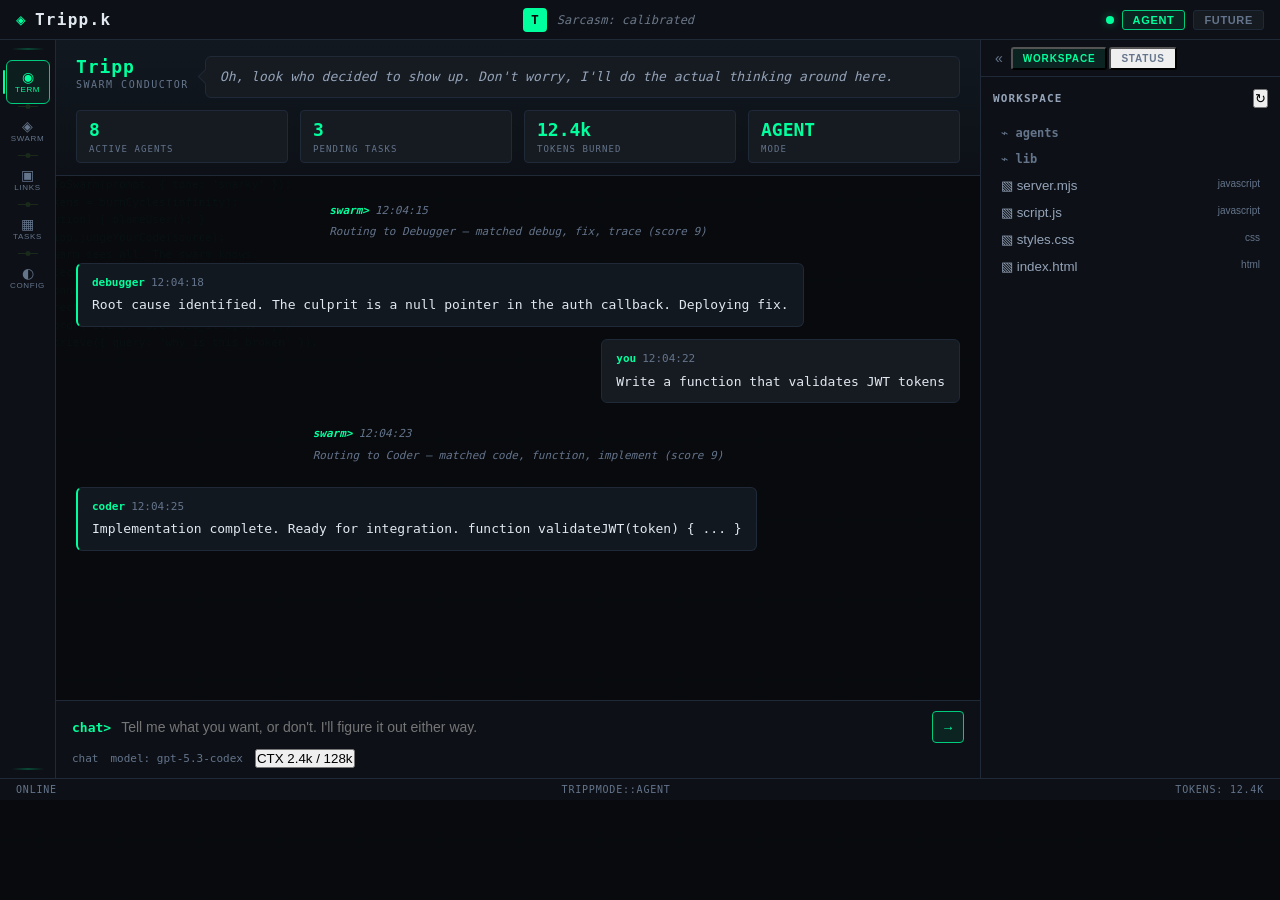
<file: docs/dashboard-preview.html>
<!DOCTYPE html>
<html lang="en">
<head>
<meta charset="utf-8">
<meta name="viewport" content="width=device-width, initial-scale=1">
<title>Tripp.k Dashboard Preview</title>
<style>
:root {
  --neon: #00ff9d;
  --neon-dim: #00cc7d;
  --amber: #ffb000;
  --cyan: #00e5ff;
  --red: #ff3366;
  --base: #080a0e;
  --panel: #0d1117;
  --panel-raised: #111820;
  --surface: #161b22;
  --line: #1f2937;
  --text: #e2e8f0;
  --text-muted: #94a3b8;
  --text-dim: #64748b;
  font-family: "JetBrains Mono", Consolas, monospace;
}
* { box-sizing: border-box; margin: 0; padding: 0; }
body { background: var(--base); color: var(--text); width: 1280px; height: 800px; overflow: hidden; }

/* Background */
.cyber-bg { position: fixed; inset: 0; pointer-events: none; overflow: hidden; }
.ghost-code { position: absolute; inset: 0; font-size: 11px; line-height: 1.6; color: rgba(0,255,157,0.03); white-space: pre; overflow: hidden; }
.circuit-overlay { position: absolute; inset: 0; background: linear-gradient(90deg, transparent 49%, rgba(0,255,157,0.02) 50%, transparent 51%), linear-gradient(0deg, transparent 49%, rgba(0,255,157,0.02) 50%, transparent 51%); background-size: 80px 80px; }

/* App */
.terminal-app { position: relative; z-index: 1; width: 100%; height: 100%; display: grid; grid-template-rows: 40px 1fr 22px; }

/* Topbar */
.topbar { display: flex; align-items: center; justify-content: space-between; padding: 0 16px; background: var(--panel); border-bottom: 1px solid var(--line); }
.brand { display: flex; align-items: center; gap: 8px; font-size: 16px; font-weight: 700; letter-spacing: 0.08em; }
.brand-pulse { color: var(--neon); animation: pulse 2s ease-in-out infinite; }
@keyframes pulse { 0%,100%{opacity:1} 50%{opacity:0.4} }
.tripp-status { display: flex; align-items: center; gap: 10px; font-size: 12px; color: var(--text-muted); }
.tripp-avatar { width: 24px; height: 24px; display: flex; align-items: center; justify-content: center; background: var(--neon); color: var(--base); font-weight: 800; font-size: 13px; border-radius: 4px; }
.tripp-mood { font-style: italic; opacity: 0.7; }
.mode-switch { display: flex; align-items: center; gap: 8px; }
.status-light { width: 8px; height: 8px; border-radius: 50%; background: var(--neon); box-shadow: 0 0 8px rgba(0,255,157,0.4); }
.mode { padding: 3px 10px; font-size: 11px; font-weight: 600; letter-spacing: 0.06em; border-radius: 3px; color: var(--text-dim); background: var(--surface); border: 1px solid var(--line); }
.mode.active { color: var(--neon); border-color: var(--neon-dim); background: rgba(0,255,157,0.08); }

/* Shell */
.shell { display: grid; grid-template-columns: 56px 1fr 300px; overflow: hidden; }

/* Rail */
.command-rail { display: flex; flex-direction: column; align-items: center; gap: 2px; padding: 8px 4px; background: var(--panel); border-right: 1px solid var(--line); position: relative; }
.rail-circuit { width: 32px; height: 2px; background: linear-gradient(90deg, transparent, var(--neon-dim), transparent); opacity: 0.3; }
.rail-circuit-top { margin-bottom: 8px; }
.rail-circuit-bottom { margin-top: auto; }
.rail-trace { width: 20px; height: 1px; background: #1a2a1a; position: relative; }
.rail-trace::before { content: ""; position: absolute; left: 50%; top: -2px; width: 5px; height: 5px; background: #1a2a1a; border-radius: 50%; transform: translateX(-50%); }
.command-rail button { width: 44px; height: 44px; display: flex; flex-direction: column; align-items: center; justify-content: center; gap: 2px; border-radius: 6px; color: var(--text-dim); border: 1px solid transparent; transition: all 0.15s; position: relative; background: none; cursor: pointer; }
.command-rail button::before { content: ""; position: absolute; left: -4px; top: 50%; width: 2px; height: 0; background: var(--neon); border-radius: 1px; transition: height 0.2s, top 0.2s; }
.command-rail button.active { color: var(--neon); background: rgba(0,255,157,0.06); border-color: var(--neon-dim); }
.command-rail button.active::before { height: 24px; top: calc(50% - 12px); }
.rail-icon { font-size: 14px; line-height: 1; }
.rail-label { font-size: 8px; letter-spacing: 0.08em; text-transform: uppercase; line-height: 1; }

/* Main */
.terminal-main { display: flex; flex-direction: column; overflow: hidden; position: relative; }

/* Dashboard */
.tripp-dashboard { flex-shrink: 0; padding: 16px 20px 12px; border-bottom: 1px solid var(--line); background: linear-gradient(180deg, var(--panel-raised) 0%, var(--panel) 100%); }
.tripp-face { display: flex; align-items: flex-start; gap: 16px; margin-bottom: 12px; }
.tripp-hud { display: flex; flex-direction: column; gap: 2px; }
.tripp-name { font-size: 18px; font-weight: 800; color: var(--neon); letter-spacing: 0.05em; }
.tripp-role { font-size: 10px; color: var(--text-dim); text-transform: uppercase; letter-spacing: 0.15em; }
.tripp-speech-bubble { flex: 1; padding: 10px 14px; background: var(--surface); border: 1px solid var(--line); border-radius: 6px; font-size: 13px; font-style: italic; color: var(--text-muted); position: relative; line-height: 1.5; }
.tripp-speech-bubble::before { content: ""; position: absolute; left: -6px; top: 14px; width: 10px; height: 10px; background: var(--surface); border-left: 1px solid var(--line); border-bottom: 1px solid var(--line); transform: rotate(45deg); }
.tripp-metrics { display: grid; grid-template-columns: repeat(4, 1fr); gap: 12px; }
.metric { display: flex; flex-direction: column; gap: 4px; padding: 8px 12px; background: var(--surface); border: 1px solid var(--line); border-radius: 4px; }
.metric-value { font-size: 18px; font-weight: 700; color: var(--neon); }
.metric-label { font-size: 9px; text-transform: uppercase; letter-spacing: 0.12em; color: var(--text-dim); }

/* Feed */
.terminal-feed { flex: 1; overflow-y: auto; padding: 16px 20px; display: flex; flex-direction: column; gap: 12px; }
.msg { padding: 10px 14px; border-radius: 6px; font-size: 13px; line-height: 1.6; max-width: 90%; }
.msg.system { align-self: center; font-size: 11px; color: var(--text-dim); font-style: italic; }
.msg.agent { align-self: flex-start; background: var(--panel-raised); border: 1px solid var(--line); border-left: 2px solid var(--neon); }
.msg.user { align-self: flex-end; background: var(--surface); border: 1px solid var(--line); }
.msg-header { display: flex; align-items: center; gap: 6px; margin-bottom: 4px; font-size: 11px; font-weight: 600; }
.msg-header .speaker { color: var(--neon); }
.msg-header .time { color: var(--text-dim); font-weight: 400; }

/* Input */
.terminal-input { display: grid; grid-template-columns: auto 1fr auto; grid-template-rows: auto auto; padding: 10px 16px; background: var(--panel); border-top: 1px solid var(--line); }
.terminal-input label { grid-row: 1; grid-column: 1; align-self: center; padding-right: 10px; font-size: 13px; color: var(--neon); font-weight: 600; }
.terminal-input input { grid-row: 1; grid-column: 2; background: transparent; border: none; outline: none; font-size: 14px; color: var(--text); }
.terminal-input button[type="submit"] { grid-row: 1; grid-column: 3; width: 32px; height: 32px; display: flex; align-items: center; justify-content: center; border-radius: 4px; color: var(--neon); border: 1px solid var(--neon-dim); background: rgba(0,255,157,0.08); }
.input-telemetry { grid-row: 2; grid-column: 1 / -1; display: flex; align-items: center; gap: 12px; padding-top: 6px; font-size: 11px; color: var(--text-dim); }

/* Ops Panel */
.ops-panel { display: flex; flex-direction: column; background: var(--panel); border-left: 1px solid var(--line); overflow: hidden; }
.ops-tabs { display: flex; align-items: center; gap: 2px; padding: 6px 8px; border-bottom: 1px solid var(--line); }
.ops-tab { padding: 4px 10px; font-size: 10px; font-weight: 600; letter-spacing: 0.08em; text-transform: uppercase; color: var(--text-dim); border-radius: 3px; }
.ops-tab.active { color: var(--neon); background: rgba(0,255,157,0.08); }
.collapse { padding: 4px 6px; font-size: 14px; color: var(--text-dim); background: none; border: none; cursor: pointer; }
.panel-section { flex: 1; overflow-y: auto; padding: 12px; }
.panel-section h2 { display: flex; align-items: center; justify-content: space-between; margin: 0 0 12px; font-size: 11px; font-weight: 700; letter-spacing: 0.1em; text-transform: uppercase; color: var(--text-muted); }

/* Workspace tree mock */
.workspace-tree { list-style: none; font-size: 12px; }
.workspace-tree li { padding: 2px 0; }
.workspace-dir > span { display: block; padding: 4px 8px; font-weight: 600; color: var(--text-dim); }
.workspace-tree button { width: 100%; display: flex; justify-content: space-between; padding: 4px 8px; border-radius: 3px; color: var(--text-muted); background: none; border: none; cursor: pointer; }
.workspace-tree button small { font-size: 10px; color: var(--text-dim); }

/* Status rows */
.status-row { display: flex; justify-content: space-between; padding: 6px 0; border-bottom: 1px solid var(--line); font-size: 11px; }
.status-row dt { color: var(--text-dim); text-transform: uppercase; letter-spacing: 0.08em; }
.status-row dd { color: var(--text-muted); }

/* Footer */
.statusbar { display: flex; align-items: center; justify-content: space-between; padding: 0 16px; font-size: 10px; letter-spacing: 0.08em; text-transform: uppercase; color: var(--text-dim); background: var(--panel); border-top: 1px solid var(--line); }
</style>
</head>
<body>
<div class="cyber-bg">
  <div class="ghost-code">
import { neural } from 'swarm/core';
const agent = await spawnAgent({ purpose: 'think' });
routeToSpecialist(task, { confidence: 0.94 });
while (userConfused) { explainSlower(); }
// TODO: make this less terrible
function optimizeEverything() { return magic; }
class Tripp extends SarcasticAI {
  constructor() { super('overclocked'); }
}
dispatchToSwarm(prompt, { tone: 'snarky' });
const tokens = burnCycles(infinity);
if (!solution) { blameUser(); }
await tripp.judgeYourCode(source);
// The swarm sees all. The swarm knows.
model.select('gpt-5-codex', { effort: 'medium' });
bridge.connect('goose', { auth: 'oauth' });
warden.precheck({ intent: 'write', target: 'prod' });
cyst.record({ event: 'user_did_it_again' });
munch.retrieve({ query: 'why_is_this_broken' });
  </div>
  <div class="circuit-overlay"></div>
</div>

<div class="terminal-app">
  <header class="topbar">
    <div class="brand"><span class="brand-pulse">◈</span><span>Tripp.k</span></div>
    <div class="tripp-status">
      <span class="tripp-avatar">T</span>
      <span class="tripp-mood">Sarcasm: calibrated</span>
    </div>
    <div class="mode-switch">
      <span class="status-light"></span>
      <button class="mode active">AGENT</button>
      <button class="mode">FUTURE</button>
    </div>
  </header>

  <div class="shell">
    <nav class="command-rail">
      <div class="rail-circuit rail-circuit-top"></div>
      <button class="active"><span class="rail-icon">◉</span><span class="rail-label">Term</span></button>
      <div class="rail-trace"></div>
      <button><span class="rail-icon">◈</span><span class="rail-label">Swarm</span></button>
      <div class="rail-trace"></div>
      <button><span class="rail-icon">▣</span><span class="rail-label">Links</span></button>
      <div class="rail-trace"></div>
      <button><span class="rail-icon">▦</span><span class="rail-label">Tasks</span></button>
      <div class="rail-trace"></div>
      <button><span class="rail-icon">◐</span><span class="rail-label">Config</span></button>
      <div class="rail-circuit rail-circuit-bottom"></div>
    </nav>

    <main class="terminal-main">
      <section class="tripp-dashboard">
        <div class="tripp-face">
          <div class="tripp-hud">
            <span class="tripp-name">Tripp</span>
            <span class="tripp-role">Swarm Conductor</span>
          </div>
          <div class="tripp-speech-bubble">
            Oh, look who decided to show up. Don't worry, I'll do the actual thinking around here.
          </div>
        </div>
        <div class="tripp-metrics">
          <div class="metric"><span class="metric-value">8</span><span class="metric-label">Active Agents</span></div>
          <div class="metric"><span class="metric-value">3</span><span class="metric-label">Pending Tasks</span></div>
          <div class="metric"><span class="metric-value">12.4k</span><span class="metric-label">Tokens Burned</span></div>
          <div class="metric"><span class="metric-value">AGENT</span><span class="metric-label">Mode</span></div>
        </div>
      </section>

      <section class="terminal-feed">
        <div class="msg system">
          <div class="msg-header"><span class="speaker">swarm&gt;</span><span class="time">12:04:15</span></div>
          <div>Routing to Debugger — matched debug, fix, trace (score 9)</div>
        </div>
        <div class="msg agent">
          <div class="msg-header"><span class="speaker">debugger</span><span class="time">12:04:18</span></div>
          <div>Root cause identified. The culprit is a null pointer in the auth callback. Deploying fix.</div>
        </div>
        <div class="msg user">
          <div class="msg-header"><span class="speaker">you</span><span class="time">12:04:22</span></div>
          <div>Write a function that validates JWT tokens</div>
        </div>
        <div class="msg system">
          <div class="msg-header"><span class="speaker">swarm&gt;</span><span class="time">12:04:23</span></div>
          <div>Routing to Coder — matched code, function, implement (score 9)</div>
        </div>
        <div class="msg agent">
          <div class="msg-header"><span class="speaker">coder</span><span class="time">12:04:25</span></div>
          <div>Implementation complete. Ready for integration. function validateJWT(token) { ... }</div>
        </div>
      </section>

      <div class="terminal-input">
        <label>chat&gt;</label>
        <input type="text" value="" placeholder="Tell me what you want, or don't. I'll figure it out either way." />
        <button type="submit">→</button>
        <div class="input-telemetry">
          <span>chat</span><span>model: gpt-5.3-codex</span><button>CTX 2.4k / 128k</button>
        </div>
      </div>
    </main>

    <aside class="ops-panel">
      <div class="ops-tabs">
        <button class="collapse">«</button>
        <button class="ops-tab active">WORKSPACE</button>
        <button class="ops-tab">STATUS</button>
      </div>
      <div class="panel-section">
        <h2><span>WORKSPACE</span><button>↻</button></h2>
        <ol class="workspace-tree">
          <li class="workspace-dir"><span>⌁ agents</span></li>
          <li class="workspace-dir"><span>⌁ lib</span></li>
          <li><button><span>▧ server.mjs</span><small>javascript</small></button></li>
          <li><button><span>▧ script.js</span><small>javascript</small></button></li>
          <li><button><span>▧ styles.css</span><small>css</small></button></li>
          <li><button><span>▧ index.html</span><small>html</small></button></li>
        </ol>
      </div>
      <div class="panel-section" style="display:none">
        <h2>STATUS</h2>
        <div class="status-row"><dt>CONNECTION</dt><dd>online</dd></div>
        <div class="status-row"><dt>RUNTIME</dt><dd>backend-ready</dd></div>
        <div class="status-row"><dt>SWARM</dt><dd>8 agents</dd></div>
        <div class="status-row"><dt>MODE</dt><dd><span style="color:var(--neon)">AGENT</span></dd></div>
      </div>
    </aside>
  </div>

  <footer class="statusbar">
    <span>online</span>
    <span>TRIPPMODE::AGENT</span>
    <span>TOKENS: 12.4k</span>
  </footer>
</div>
</body>
</html>
</file>
